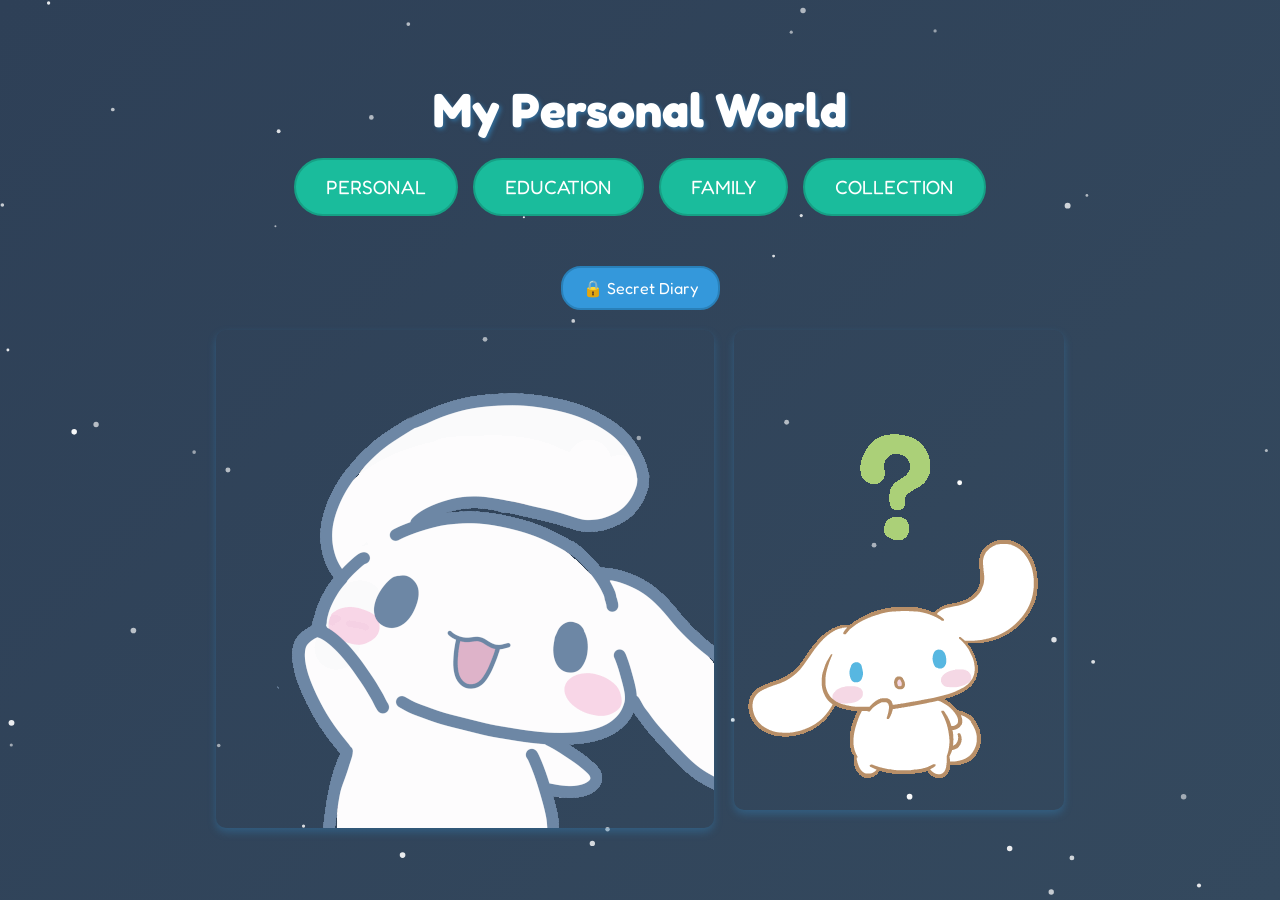
<file: index.html>
<!DOCTYPE html>
<html lang="en">
<head>
    <meta charset="UTF-8">
    <meta name="viewport" content="width=device-width, initial-scale=1.0">
    <meta name="description" content="Welcome to my personal portfolio - a glimpse into my world!">
    <title>My Personal World</title>
    <link href="https://fonts.googleapis.com/css2?family=Fredoka+One&display=swap" rel="stylesheet"> <!-- For the fun font -->
    <style>
        body {
            background: linear-gradient(135deg, #2E4057, #34495E);
            font-family: 'Fredoka One', cursive;
            margin: 0;
            padding: 0;
            display: flex;
            flex-direction: column;
            align-items: center;
            justify-content: center;
            min-height: 100vh;
            color: white;
            overflow-x: hidden;
            position: relative;
        }
        .content {
            text-align: center;
            animation: fadeIn 2s ease-in;
            z-index: 1;
        }
        h1 {
            font-size: 3em;
            margin-bottom: 20px;
            text-shadow: 2px 2px 4px rgba(52, 152, 219, 0.5);
            animation: pulse 3s infinite;
        }
        .buttons {
            display: flex;
            flex-wrap: wrap;
            justify-content: center;
            gap: 15px;
            margin-bottom: 30px;
        }
        .btn {
            background-color: #1ABC9C;
            color: white;
            padding: 15px 30px;
            text-decoration: none;
            border-radius: 50px;
            font-size: 1.2em;
            transition: all 0.3s ease;
            border: 2px solid #16A085;
            box-shadow: none;
        }
        .btn:hover {
            background-color: #16A085;
            transform: scale(1.1) rotate(2deg);
            box-shadow: 0 0 15px rgba(26, 188, 156, 0.7);
        }
        .secret-btn {
            background-color: #3498DB;
            color: white;
            padding: 10px 20px;
            text-decoration: none;
            border-radius: 20px;
            margin-top: 20px;
            display: inline-block;
            transition: all 0.3s ease;
            border: 2px solid #2980B9;
            box-shadow: none;
            z-index: 1;
        }
        .secret-btn:hover {
            background-color: #2980B9;
            transform: rotate(5deg) scale(1.05);
            box-shadow: 0 0 15px rgba(52, 152, 219, 0.7);
        }
        .pic-container {
            display: flex;
            flex-wrap: wrap;
            justify-content: center;
            gap: 20px;
            margin: 20px 0;
            z-index: 1;
        }
        .pic1, .pic2, .pic4 {
            animation: fadeIn 3s ease-in;
            transition: transform 0.3s ease;
        }
        .pic1:hover, .pic2:hover, .pic4:hover {
            transform: scale(1.05) translateY(-5px);
        }
        img {
            max-width: 100%;
            height: auto;
            border-radius: 10px;
            box-shadow: 0 4px 8px rgba(52, 152, 219, 0.3);
        }
        .p {
            margin-top: 30px;
            font-size: 1.5em;
            opacity: 0.8;
            animation: fadeIn 4s ease-in, float 6s ease-in-out infinite;
            z-index: 1;
        }
        #particle-canvas {
            position: fixed;
            top: 0;
            left: 0;
            z-index: 0;
            pointer-events: none;
        }
        @keyframes fadeIn {
            from { opacity: 0; transform: translateY(20px); }
            to { opacity: 1; transform: translateY(0); }
        }
        @keyframes pulse {
            0%, 100% { transform: scale(1); }
            50% { transform: scale(1.05); }
        }
        @keyframes float {
            0%, 100% { transform: translateY(0); }
            50% { transform: translateY(-10px); }
        }
        @media (max-width: 768px) {
            h1 { font-size: 2em; }
            .buttons { flex-direction: column; align-items: center; }
            img { max-width: 90%; }
            .p { font-size: 1.2em; }
        }
    </style>
</head>
<body>
    <div class="content">
        <h1>My Personal World</h1>
        <div class="buttons">
            <a href="personal.html" class="btn">PERSONAL</a>
            <a href="education.html" class="btn">EDUCATION</a>        	
            <a href="family.html" class="btn">FAMILY</a>
            <a href="collection.html" class="btn">COLLECTION</a>
        </div>
        <a href="login.html" class="secret-btn">🔒 Secret Diary</a>
    </div>
    
    <div class="pic-container">
        <div class="pic1">
            <img src="cinnamoroll.gif" alt="Cute Cinnamoroll character">
        </div>
        <div class="pic2">
            <img src="mybaby.gif" alt="My adorable baby">
        </div>
    </div>
    
    <canvas id="particle-canvas"></canvas>
    
    <script>
        const canvas = document.getElementById('particle-canvas');
        const ctx = canvas.getContext('2d');
        canvas.width = window.innerWidth;
        canvas.height = window.innerHeight;
        
        let particles = [];
        function createParticles() {
            for (let i = 0; i < 50; i++) {
                particles.push({
                    x: Math.random() * canvas.width,
                    y: Math.random() * canvas.height,
                    size: Math.random() * 2 + 1,
                    speedX: Math.random() * 0.5 - 0.25,
                    speedY: Math.random() * 0.5 - 0.25,
                    opacity: Math.random() * 0.5 + 0.5
                });
            }
        }
        
        function updateParticles() {
            particles.forEach(p => {
                p.x += p.speedX;
                p.y += p.speedY;
                if (p.x < 0 || p.x > canvas.width) p.speedX *= -1;
                if (p.y < 0 || p.y > canvas.height) p.speedY *= -1;
            });
        }
        
        function drawParticles() {
            ctx.clearRect(0, 0, canvas.width, canvas.height);
            particles.forEach(p => {
                ctx.beginPath();
                ctx.arc(p.x, p.y, p.size, 0, Math.PI * 2);
                ctx.fillStyle = `rgba(255, 255, 255, ${p.opacity})`;
                ctx.fill();
            });
        }
        
        function animate() {
            updateParticles();
            drawParticles();
            requestAnimationFrame(animate);
        }
        
        createParticles();
        animate();
        
        window.addEventListener('resize', () => {
            canvas.width = window.innerWidth;
            canvas.height = window.innerHeight;
        });
    </script>
</body>
</html>
</file>
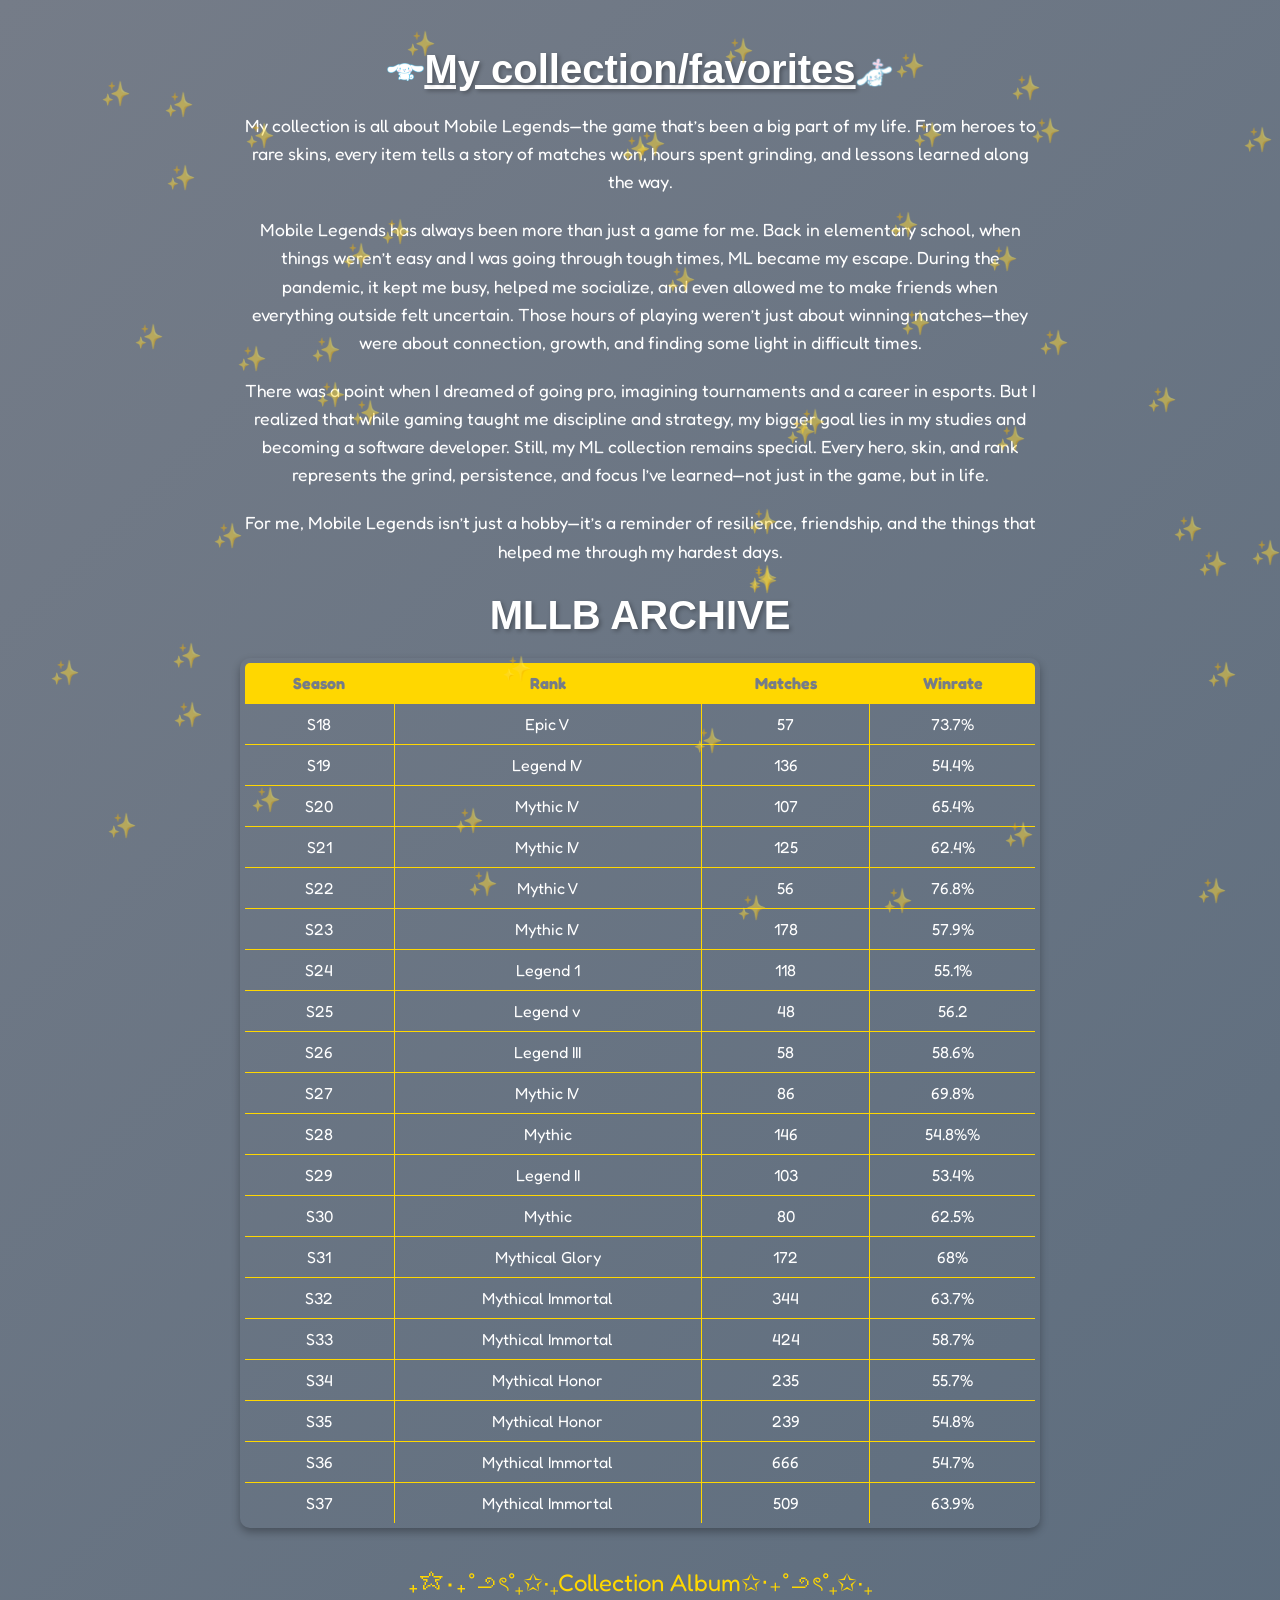
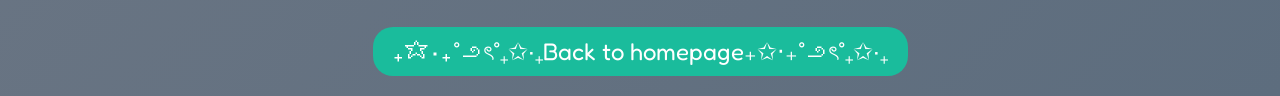
<file: collection.html>
<!DOCTYPE html>
<html lang="en">
<head>
    <meta charset="UTF-8">
    <meta name="viewport" content="width=device-width, initial-scale=1.0">
    <meta name="description" content="Claude's Collection - favorites and MLBB archive!">
    <title>Claude's Collection</title>
    <link href="https://fonts.googleapis.com/css2?family=Fredoka+One&display=swap" rel="stylesheet">
    <style>
        body {
            background: linear-gradient(135deg, #757C88, #5D6D7E);
            font-family: 'Fredoka One', cursive;
            margin: 0;
            padding: 20px;
            color: white;
            text-align: center;
            overflow-x: hidden;
            position: relative;
        }
        h1 {
            font-family: 'Bernard MT Condensed', sans-serif;
            font-size: 2.5em;
            margin-bottom: 20px;
            animation: pulse 3s infinite;
            text-shadow: 2px 2px 4px rgba(0, 0, 0, 0.3);
        }
        p {
            max-width: 800px;
            margin: 20px auto;
            line-height: 1.6;
            animation: fadeIn 2s ease-in;
            font-size: 1.1em;
        }
        img {
            width: 3%;
            height: 3%;
            vertical-align: middle;
            transition: transform 0.3s ease;
            cursor: pointer;
        }
        img:hover {
            transform: scale(1.2) rotate(10deg);
        }
        table {
            width: 100%;
            max-width: 800px;
            margin: 20px auto;
            border-collapse: collapse;
            animation: fadeIn 2s ease-in;
            box-shadow: 0 4px 8px rgba(0, 0, 0, 0.3);
            border-radius: 10px;
            overflow: hidden;
        }
        th, td {
            padding: 10px;
            text-align: center;
            border: 1px solid #FFD700;
        }
        th {
            background-color: #FFD700;
            color: #757C88;
            font-weight: bold;
        }
        tr:hover {
            background-color: rgba(255, 215, 0, 0.1);
            transform: scale(1.02);
            transition: all 0.3s ease;
            cursor: pointer;
        }
        .modal {
            display: none;
            position: fixed;
            top: 0;
            left: 0;
            width: 100%;
            height: 100%;
            background: rgba(0, 0, 0, 0.8);
            justify-content: center;
            align-items: center;
            z-index: 1000;
        }
        .modal-content {
            background: #757C88;
            padding: 20px;
            border-radius: 10px;
            max-width: 500px;
            text-align: center;
            animation: fadeIn 0.5s ease-in;
        }
        .modal-content img {
            max-width: 100%;
            height: auto;
            margin-bottom: 10px;
            border-radius: 10px;
        }
        .close {
            position: absolute;
            top: 10px;
            right: 15px;
            color: white;
            font-size: 2em;
            cursor: pointer;
        }
        a {
            color: #FFD700;
            text-decoration: none;
            font-size: 1.5em;
            transition: color 0.3s ease;
        }
        a:hover {
            color: #FFA500;
        }
        .back-btn {
            margin-top: 30px;
            display: inline-block;
            background-color: #1ABC9C;
            color: white;
            padding: 10px 20px;
            border-radius: 20px;
            transition: all 0.3s ease;
        }
        .back-btn:hover {
            background-color: #16A085;
            transform: scale(1.05);
        }
        #stars {
            position: fixed;
            top: 0;
            left: 0;
            width: 100%;
            height: 100%;
            pointer-events: none;
            z-index: 0;
        }
        .star {
            position: absolute;
            font-size: 1.5em;
            color: rgba(255, 255, 255, 0.5);
            animation: twinkle 4s infinite;
        }
        @keyframes fadeIn {
            from { opacity: 0; transform: translateY(20px); }
            to { opacity: 1; transform: translateY(0); }
        }
        @keyframes pulse {
            0%, 100% { transform: scale(1); }
            50% { transform: scale(1.05); }
        }
        @keyframes twinkle {
            0%, 100% { opacity: 0.5; }
            50% { opacity: 1; }
        }
        @media (max-width: 768px) {
            h1 { font-size: 2em; }
            p { font-size: 1em; }
            table { font-size: 0.9em; }
            .modal-content { max-width: 90%; }
        }
    </style>
</head>
<body>
    <h1><u><b><img src="baby\baby3.png">My collection/favorites<img src="baby\baby4.png"></u></b></h1>
    
    <p>My collection is all about Mobile Legends—the game that’s been a big part of my life. From heroes to rare skins, every item tells a story of matches won, hours spent grinding, and lessons learned along the way.</p>
    
    <p>Mobile Legends has always been more than just a game for me. Back in elementary school, when things weren’t easy and I was going through tough times, ML became my escape. 
	During the pandemic, it kept me busy, helped me socialize, and even allowed me to make friends when everything outside felt uncertain. 
	Those hours of playing weren’t just about winning matches—they were about connection, growth, and finding some light in difficult times.</p>
    
    <p>There was a point when I dreamed of going pro, imagining tournaments and a career in esports. 
	But I realized that while gaming taught me discipline and strategy, my bigger goal lies in my studies and becoming a software developer. Still, my ML collection remains special. 
	Every hero, skin, and rank represents the grind, persistence, and focus I’ve learned—not just in the game, but in life.</p>

	<p>For me, Mobile Legends isn’t just a hobby—it’s a reminder of resilience, friendship, and the things that helped me through my hardest days.</p>
    
    <h1>MLLB ARCHIVE</h1>
    <table border="5">
        <tr>
            <th>Season</th>
            <th>Rank</th>
            <th>Matches</th>
            <th>Winrate</th>
        </tr>
        <tr onclick="openModal('S18', 'Epic V', '57', '73.7%', 'Season 18: Epic V rank, 57 matches, 73.7% winrate. Kagura main grind!')"> 
            <td>S18</td>
            <td>Epic V</td>
            <td>57</td>
            <td>73.7%</td>
        </tr>
        <tr onclick="openModal('S19', 'Legend IV', '136', '54.4%', 'Season 19: Legend IV rank, 136 matches, 54.4% winrate. Tough climb!')"> 
            <td>S19</td>
            <td>Legend IV</td>
            <td>136</td>
            <td>54.4%</td>
        </tr>
        <tr onclick="openModal('S20', 'Mythic IV', '107', '65.4%', 'Season 20: Mythic IV rank, 107 matches, 65.4% winrate. Getting better!')"> 
            <td>S20</td>
            <td>Mythic IV</td>
            <td>107</td>
            <td>65.4%</td>
        </tr>
        <tr onclick="openModal('S21', 'Mythic IV', '125', '62.4%', 'Season 21: Mythic IV rank, 125 matches, 62.4% winrate. Consistent plays.')"> 
            <td>S21</td>
            <td>Mythic IV</td>
            <td>125</td>
            <td>62.4%</td>
        </tr>
        <tr onclick="openModal('S22', 'Mythic V', '56', '76.8%', 'Season 22: Mythic V rank, 56 matches, 76.8% winrate. Savage mode!')"> 
            <td>S22</td>
            <td>Mythic V</td>
            <td>56</td>
            <td>76.8%</td>
        </tr>
        <tr onclick="openModal('S23', 'Mythic IV', '178', '57.9%', 'Season 23: Mythic IV rank, 178 matches, 57.9% winrate. Long grind.')"> 
            <td>S23</td>
            <td>Mythic IV</td>
            <td>178</td>
            <td>57.9%</td>
        </tr>
        <tr onclick="openModal('S24', 'Legend 1', '118', '55.1%', 'Season 24: Legend 1 rank, 118 matches, 55.1% winrate. Close to Mythic!')"> 
            <td>S24</td>
            <td>Legend 1</td>
            <td>118</td>
            <td>55.1%</td>
        </tr>
        <tr onclick="openModal('S25', 'Legend v', '48', '56.2%', 'Season 25: Legend V rank, 48 matches, 56.2% winrate. Quick season.')"> 
            <td>S25</td>
            <td>Legend v</td>
            <td>48</td>
            <td>56.2</td>
        </tr>
        <tr onclick="openModal('S26', 'Legend III', '58', '58.6%', 'Season 26: Legend III rank, 58 matches, 58.6% winrate. Steady progress.')"> 
            <td>S26</td>
            <td>Legend III</td>
            <td>58</td>
            <td>58.6%</td>
        </tr>
        <tr onclick="openModal('S27', 'Mythic IV', '86', '69.8%', 'Season 27: Mythic IV rank, 86 matches, 69.8% winrate. High winrate!')"> 
            <td>S27</td>
            <td>Mythic IV</td>
            <td>86</td>
            <td>69.8%</td>
        </tr>
        <tr onclick="openModal('S28', 'Mythic', '146', '54.8%', 'Season 28: Mythic rank, 146 matches, 54.8% winrate. Maintained rank.')"> 
            <td>S28</td>
            <td>Mythic</td>
            <td>146</td>
            <td>54.8%%</td>
        </tr>
        <tr onclick="openModal('S29', 'Legend II', '103', '53.4%', 'Season 29: Legend II rank, 103 matches, 53.4% winrate. Decent run.')"> 
            <td>S29</td>
            <td>Legend II</td>
            <td>103</td>
            <td>53.4%</td>
        </tr>
        <tr onclick="openModal('S30', 'Mythic', '80', '62.5%', 'Season 30: Mythic rank, 80 matches, 62.5% winrate. Solid performance.')"> 
            <td>S30</td>
            <td>Mythic</td>
            <td>80</td>
            <td>62.5%</td>
        </tr>
        <tr onclick="openModal('S31', 'Mythical Glory', '172', '68%', 'Season 31: Mythical Glory rank, 172 matches, 68% winrate. Glory achieved!')"> 
            <td>S31</td>
            <td>Mythical Glory</td>
            <td>172</td>
            <td>68%</td>
        </tr>
        <tr onclick="openModal('S32', 'Mythical Immortal', '344', '63.7%', 'Season 32: Mythical Immortal rank, 344 matches, 63.7% winrate. Immortal status!')"> 
            <td>S32</td>
            <td>Mythical Immortal</td>
            <td>344</td>
            <td>63.7%</td>
        </tr>
        <tr onclick="openModal('S33', 'Mythical Immortal', '424', '58.7%', 'Season 33: Mythical Immortal rank, 424 matches, 58.7% winrate. Consistent Immortal.')"> 
            <td>S33</td>
            <td>Mythical Immortal</td>
            <td>424</td>
            <td>58.7%</td>
        </tr>
        <tr onclick="openModal('S34', 'Mythical Honor', '235', '55.7%', 'Season 34: Mythical Honor rank, 235 matches, 55.7% winrate. Honorable rank.')"> 
            <td>S34</td>
            <td>Mythical Honor</td>
            <td>235</td>
            <td>55.7%</td>
        </tr>
        <tr onclick="openModal('S35', 'Mythical Honor', '239', '54.8%', 'Season 35: Mythical Honor rank, 239 matches, 54.8% winrate. Maintained honor.')"> 
            <td>S35</td>
            <td>Mythical Honor</td>
            <td>239</td>
            <td>54.8%</td>
        </tr>
        <tr onclick="openModal('S36', 'Mythical Immortal', '666', '54.7%', 'Season 36: Mythical Immortal rank, 666 matches, 54.7% winrate. Epic matches!')"> 
            <td>S36</td>
            <td>Mythical Immortal</td>
            <td>666</td>
            <td>54.7%</td>
        </tr>
        <tr onclick="openModal('S37', 'Mythical Immortal', '509', '63.9%', 'Season 37: Mythical Immortal rank, 509 matches, 63.9% winrate. Final Immortal!')"> 
            <td>S37</td>
            <td>Mythical Immortal</td>
            <td>509</td>
            <td>63.9%</td>
        </tr>
    </table>
    
    <br><a href="collection_album.html">₊✩‧₊˚౨ৎ˚₊✩‧₊Collection Album✩‧₊˚౨ৎ˚₊✩‧₊</a>
    <br><a href="index.html" class="back-btn">₊✩‧₊˚౨ৎ˚₊✩‧₊Back to homepage₊✩‧₊˚౨ৎ˚₊✩‧₊</a>
    
    <div id="modal" class="modal">
        <div class="modal-content">
            <span class="close" onclick="closeModal()">&times;</span>
            <div id="modal-pic"></div>
            <h2 id="modal-title"></h2>
            <p id="modal-info"></p>
        </div>
    </div>
    
    <div id="stars"></div>
    
    <script>
        function openModal(season, rank, matches, winrate, info, imgSrc = '') {
            document.getElementById('modal-title').textContent = season + ' - ' + rank;
            document.getElementById('modal-info').textContent = 'Matches: ' + matches + ', Winrate: ' + winrate + '. ' + info;
            const picDiv = document.getElementById('modal-pic');
            if (imgSrc) {
                picDiv.innerHTML = '<img src="' + imgSrc + '" alt="' + season + ' pic">';
            } else {
                picDiv.innerHTML = '';
            }
            document.getElementById('modal').style.display = 'flex';
        }
        
        function closeModal() {
            document.getElementById('modal').style.display = 'none';
        }
        
        // Close modal if clicked outside
        window.onclick = function(event) {
		}
        const starsContainer = document.getElementById('stars');
        for (let i = 0; i < 50; i++) {
            const star = document.createElement('div');
            star.className = 'star';
            star.textContent = '✨';
            star.style.left = Math.random() * 100 + '%';
            star.style.top = Math.random() * 100 + '%';
            star.style.animationDelay = Math.random() * 4 + 's';
            starsContainer.appendChild(star);
        }
    </script>
</body>

</html>
</file>
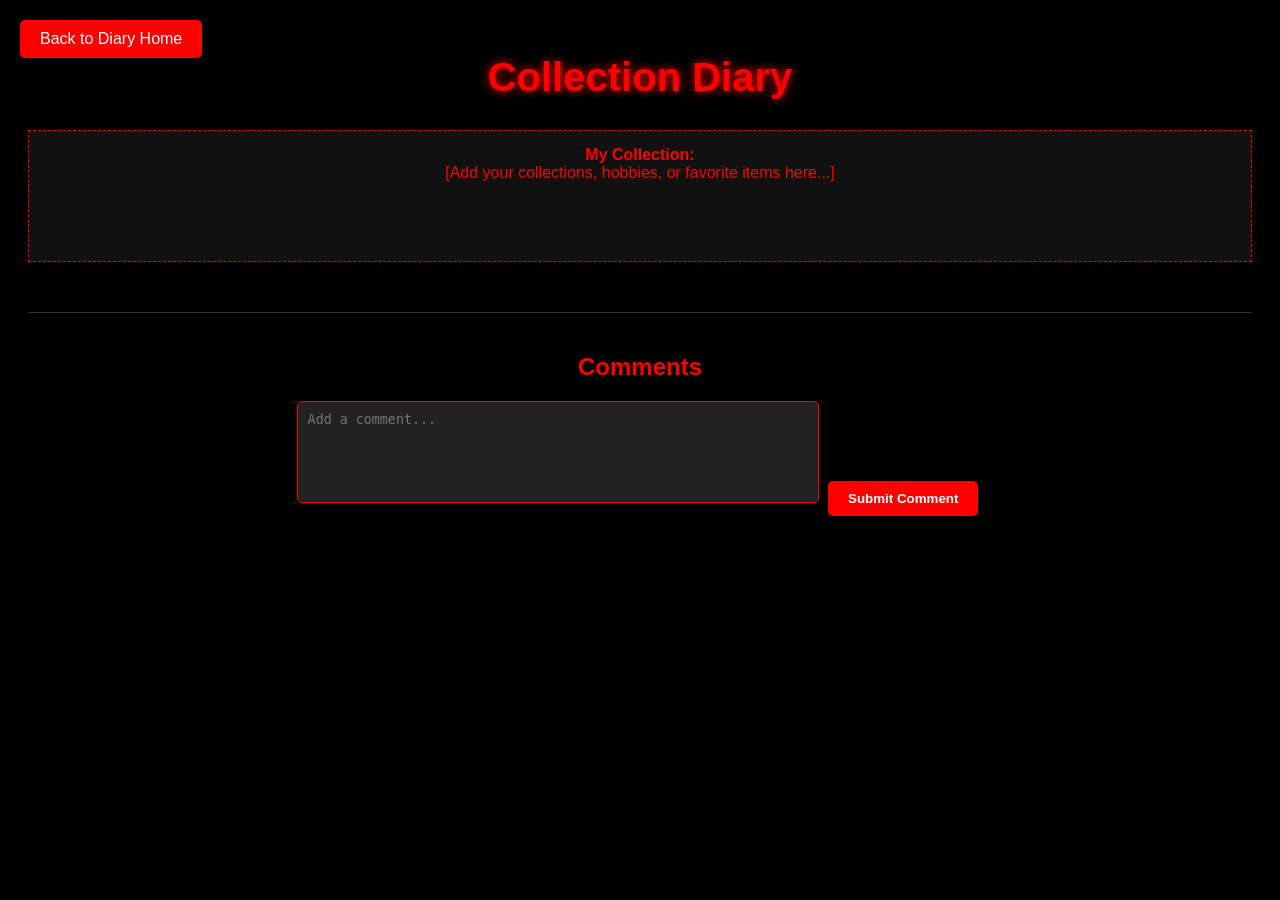
<file: diary_collection.html>
<!DOCTYPE html>
<html lang="en">
<head>
    <meta charset="UTF-8">
    <meta name="viewport" content="width=device-width, initial-scale=1.0">
    <title>Diary - Collection</title>
    <style>
        body {
            background: #000000;
            font-family: 'Arial', sans-serif;
            color: #ff0000;
            text-align: center;
            padding: 20px;
            position: relative;
            overflow-x: hidden;
        }
        .fade-in {
            animation: fadeIn 1s ease-in;
        }
        @keyframes fadeIn {
            from { opacity: 0; transform: translateY(20px); }
            to { opacity: 1; transform: translateY(0); }
        }
        .back-btn {
            position: fixed;
            top: 20px;
            left: 20px;
            background: #ff0000;
            color: white;
            border: none;
            padding: 10px 20px;
            border-radius: 5px;
            cursor: pointer;
            font-size: 1em;
            text-decoration: none;
            transition: all 0.3s;
            z-index: 100;
        }
        .back-btn:hover {
            background: #cc0000;
            transform: scale(1.05);
            box-shadow: 0 0 15px #ff0000;
        }
        h1 {
            font-size: 2.5em;
            text-shadow: 0 0 10px #ff0000;
            margin-bottom: 30px;
        }
        .editable {
            border: 1px dashed #ff0000;
            padding: 15px;
            margin: 10px 0;
            background: #111;
            min-height: 100px;
            transition: all 0.3s;
        }
        .editable:hover {
            background: #222;
            box-shadow: 0 0 10px #ff0000;
        }
        .comment-section {
            margin-top: 50px;
            border-top: 1px solid #333;
            padding-top: 20px;
        }
        textarea {
            width: 100%;
            max-width: 500px;
            height: 80px;
            background: #222;
            color: white;
            border: 1px solid #ff0000;
            padding: 10px;
            border-radius: 5px;
            resize: none;
        }
        button {
            background: #ff0000;
            color: white;
            border: none;
            padding: 10px 20px;
            cursor: pointer;
            margin: 10px 5px;
            border-radius: 5px;
            font-weight: bold;
            transition: all 0.3s;
        }
        button:hover {
            background: #cc0000;
            box-shadow: 0 0 10px #ff0000;
        }
        .comments {
            margin-top: 20px;
            text-align: left;
            max-width: 600px;
            margin: 0 auto;
        }
        .comment {
            background: #222;
            padding: 15px;
            margin: 10px 0;
            border-radius: 8px;
            display: flex;
            justify-content: space-between;
            align-items: center;
            border-left: 3px solid #ff0000;
        }
        .comment-content {
            flex: 1;
        }
        .comment-actions {
            display: flex;
            gap: 5px;
        }
    </style>
</head>
<body>
    <a href="diary_homepage.html" class="back-btn">Back to Diary Home</a>
    <h1 class="fade-in">Collection Diary</h1>
    
    <div id="content" class="fade-in">
        <p class="editable" contenteditable="false">
            <strong>My Collection:</strong><br>
            [Add your collections, hobbies, or favorite items here...]
        </p>
    </div>

    <div class="comment-section fade-in">
        <h2>Comments</h2>
        <div id="comment-input-section">
            <textarea id="comment-input" placeholder="Add a comment..."></textarea>
            <button onclick="addComment()">Submit Comment</button>
        </div>
        <div id="comments-list" class="comments"></div>
    </div>

    <script>
        const user = localStorage.getItem('currentUser');
        
        // Load saved content - COLLECTION ONLY
        const saved = localStorage.getItem('diary_collection');
        if (saved) {
            document.querySelector('.editable').innerHTML = saved;
        }
        
        // Owner can edit
        if (user === 'magandaako17') {
            document.querySelectorAll('.editable').forEach(el => el.contentEditable = 'true');
            document.querySelectorAll('.editable').forEach(el => {
                el.addEventListener('blur', () => {
                    localStorage.setItem('diary_collection', el.innerHTML);
                });
            });
            document.getElementById('comment-input-section').style.display = 'none';
        }

        // Comments - COLLECTION ONLY
        function addComment() {
            const comment = document.getElementById('comment-input').value;
            if (comment) {
                const comments = JSON.parse(localStorage.getItem('comments_collection')) || [];
                comments.push({ user, comment, date: new Date().toLocaleString(), id: Date.now() });
                localStorage.setItem('comments_collection', JSON.stringify(comments));
                document.getElementById('comment-input').value = '';
                loadComments();
            }
        }

        function loadComments() {
            const comments = JSON.parse(localStorage.getItem('comments_collection')) || [];
            const list = document.getElementById('comments-list');
            list.innerHTML = comments.map((c, index) => {
                let actions = '';
                if (user === 'magandaako17' || user === c.user) {
                    actions += `<button onclick="editComment(${index})">Edit</button>`;
                }
                if (user === 'magandaako17') {
                    actions += `<button onclick="deleteComment(${index})">Delete</button>`;
                }
                return `<div class="comment">
                    <div class="comment-content" id="comment-${index}"><strong>${c.user}:</strong> ${c.comment} <small>(${c.date})</small></div>
                    <div class="comment-actions">${actions}</div>
                </div>`;
            }).join('');
        }

        function editComment(index) {
            const commentDiv = document.getElementById(`comment-${index}`);
            const originalText = commentDiv.innerHTML;
            const currentComment = originalText.replace(/<[^>]*>/g, '').split(': ')[1].split(' <small>')[0];
            commentDiv.innerHTML = `<textarea id="edit-${index}" style="width: 100%; height: 60px; background: #333; color: white; border: 1px solid #ff0000;">${currentComment}</textarea><button onclick="saveEdit(${index})">Save</button><button onclick="cancelEdit(${index}, '${originalText.replace(/'/g, "\\'")}')">Cancel</button>`;
        }

        function saveEdit(index) {
            const newComment = document.getElementById(`edit-${index}`).value;
            const comments = JSON.parse(localStorage.getItem('comments_collection')) || [];
            comments[index].comment = newComment;
            localStorage.setItem('comments_collection', JSON.stringify(comments));
            loadComments();
        }

        function cancelEdit(index, originalText) {
            document.getElementById(`comment-${index}`).innerHTML = originalText;
        }

        function deleteComment(index) {
            if (confirm('Delete this comment?')) {
                const comments = JSON.parse(localStorage.getItem('comments_collection')) || [];
                comments.splice(index, 1);
                localStorage.setItem('comments_collection', JSON.stringify(comments));
                loadComments();
            }
        }

        loadComments();
    </script>
</body>
</html>
</file>
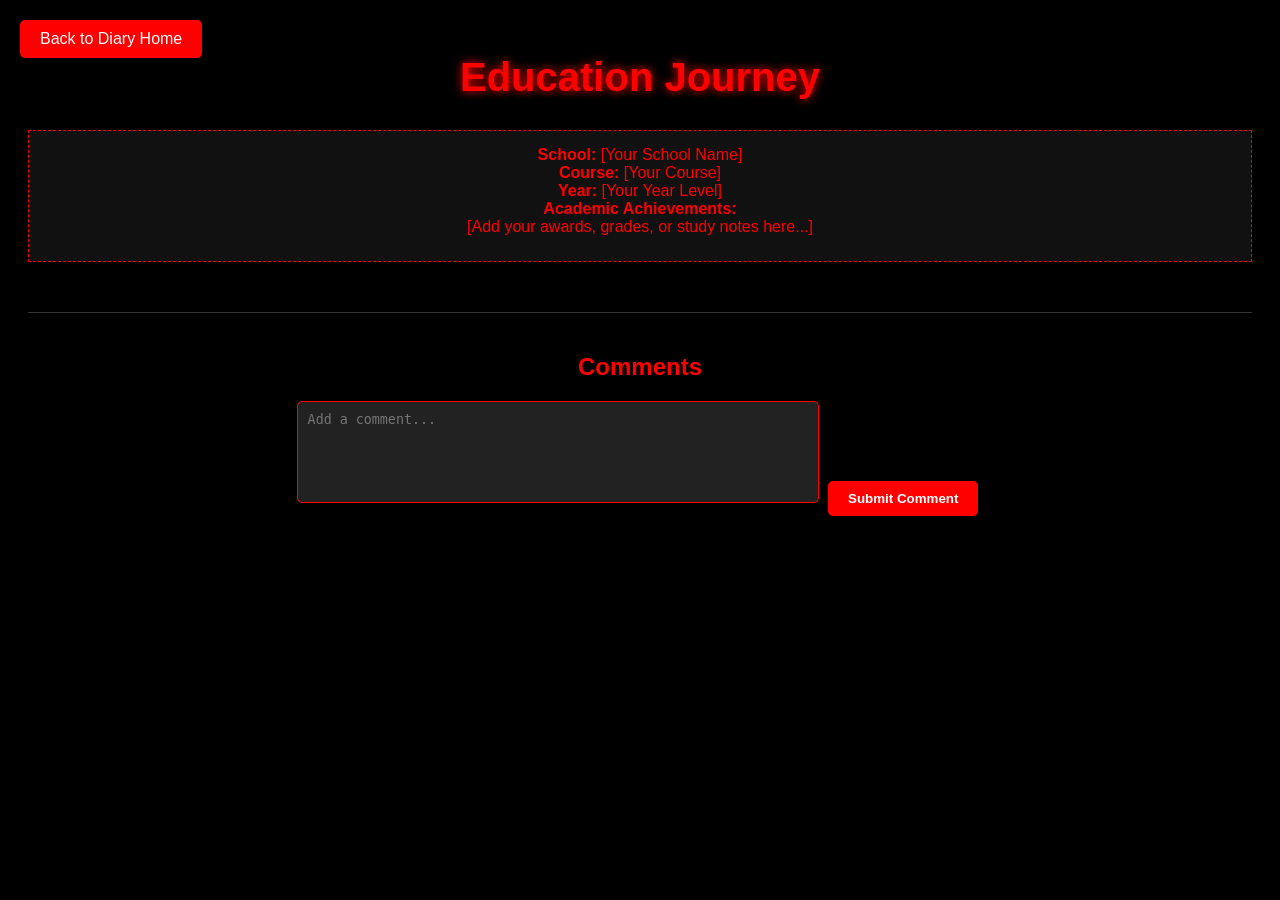
<file: diary_education.html>
<!DOCTYPE html>
<html lang="en">
<head>
    <meta charset="UTF-8">
    <meta name="viewport" content="width=device-width, initial-scale=1.0">
    <title>Diary - Education</title>
    <style>
        body {
            background: #000000;
            font-family: 'Arial', sans-serif;
            color: #ff0000;
            text-align: center;
            padding: 20px;
            position: relative;
            overflow-x: hidden;
        }
        .fade-in {
            animation: fadeIn 1s ease-in;
        }
        @keyframes fadeIn {
            from { opacity: 0; transform: translateY(20px); }
            to { opacity: 1; transform: translateY(0); }
        }
        .back-btn {
            position: fixed;
            top: 20px;
            left: 20px;
            background: #ff0000;
            color: white;
            border: none;
            padding: 10px 20px;
            border-radius: 5px;
            cursor: pointer;
            font-size: 1em;
            text-decoration: none;
            transition: all 0.3s;
            z-index: 100;
        }
        .back-btn:hover {
            background: #cc0000;
            transform: scale(1.05);
            box-shadow: 0 0 15px #ff0000;
        }
        h1 {
            font-size: 2.5em;
            text-shadow: 0 0 10px #ff0000;
            margin-bottom: 30px;
        }
        .editable {
            border: 1px dashed #ff0000;
            padding: 15px;
            margin: 10px 0;
            background: #111;
            min-height: 100px;
            transition: all 0.3s;
        }
        .editable:hover {
            background: #222;
            box-shadow: 0 0 10px #ff0000;
        }
        .comment-section {
            margin-top: 50px;
            border-top: 1px solid #333;
            padding-top: 20px;
        }
        textarea {
            width: 100%;
            max-width: 500px;
            height: 80px;
            background: #222;
            color: white;
            border: 1px solid #ff0000;
            padding: 10px;
            border-radius: 5px;
            resize: none;
        }
        button {
            background: #ff0000;
            color: white;
            border: none;
            padding: 10px 20px;
            cursor: pointer;
            margin: 10px 5px;
            border-radius: 5px;
            font-weight: bold;
            transition: all 0.3s;
        }
        button:hover {
            background: #cc0000;
            box-shadow: 0 0 10px #ff0000;
        }
        .comments {
            margin-top: 20px;
            text-align: left;
            max-width: 600px;
            margin: 0 auto;
        }
        .comment {
            background: #222;
            padding: 15px;
            margin: 10px 0;
            border-radius: 8px;
            display: flex;
            justify-content: space-between;
            align-items: center;
            border-left: 3px solid #ff0000;
        }
        .comment-content {
            flex: 1;
        }
        .comment-actions {
            display: flex;
            gap: 5px;
        }
    </style>
</head>
<body>
    <a href="diary_homepage.html" class="back-btn">Back to Diary Home</a>
    <h1 class="fade-in">Education Journey</h1>
    
    <div id="content" class="fade-in">
        <p class="editable" contenteditable="false">
            <strong>School:</strong> [Your School Name]<br>
            <strong>Course:</strong> [Your Course]<br>
            <strong>Year:</strong> [Your Year Level]<br>
            <strong>Academic Achievements:</strong><br>
            [Add your awards, grades, or study notes here...]
        </p>
    </div>

    <div class="comment-section fade-in">
        <h2>Comments</h2>
        <div id="comment-input-section">
            <textarea id="comment-input" placeholder="Add a comment..."></textarea>
            <button onclick="addComment()">Submit Comment</button>
        </div>
        <div id="comments-list" class="comments"></div>
    </div>

    <script>
        const user = localStorage.getItem('currentUser');
        
        // Load saved content - EDUCATION ONLY
        const saved = localStorage.getItem('diary_education');
        if (saved) {
            document.querySelector('.editable').innerHTML = saved;
        }
        
        // Owner can edit
        if (user === 'magandaako17') {
            document.querySelectorAll('.editable').forEach(el => el.contentEditable = 'true');
            document.querySelectorAll('.editable').forEach(el => {
                el.addEventListener('blur', () => {
                    localStorage.setItem('diary_education', el.innerHTML);
                });
            });
            document.getElementById('comment-input-section').style.display = 'none';
        }

        // Comments - EDUCATION ONLY
        function addComment() {
            const comment = document.getElementById('comment-input').value;
            if (comment) {
                const comments = JSON.parse(localStorage.getItem('comments_education')) || [];
                comments.push({ user, comment, date: new Date().toLocaleString(), id: Date.now() });
                localStorage.setItem('comments_education', JSON.stringify(comments));
                document.getElementById('comment-input').value = '';
                loadComments();
            }
        }

        function loadComments() {
            const comments = JSON.parse(localStorage.getItem('comments_education')) || [];
            const list = document.getElementById('comments-list');
            list.innerHTML = comments.map((c, index) => {
                let actions = '';
                if (user === 'magandaako17' || user === c.user) {
                    actions += `<button onclick="editComment(${index})">Edit</button>`;
                }
                if (user === 'magandaako17') {
                    actions += `<button onclick="deleteComment(${index})">Delete</button>`;
                }
                return `<div class="comment">
                    <div class="comment-content" id="comment-${index}"><strong>${c.user}:</strong> ${c.comment} <small>(${c.date})</small></div>
                    <div class="comment-actions">${actions}</div>
                </div>`;
            }).join('');
        }

        function editComment(index) {
            const commentDiv = document.getElementById(`comment-${index}`);
            const originalText = commentDiv.innerHTML;
            const currentComment = originalText.replace(/<[^>]*>/g, '').split(': ')[1].split(' <small>')[0];
            commentDiv.innerHTML = `<textarea id="edit-${index}" style="width: 100%; height: 60px; background: #333; color: white; border: 1px solid #ff0000;">${currentComment}</textarea><button onclick="saveEdit(${index})">Save</button><button onclick="cancelEdit(${index}, '${originalText.replace(/'/g, "\\'")}')">Cancel</button>`;
        }

        function saveEdit(index) {
            const newComment = document.getElementById(`edit-${index}`).value;
            const comments = JSON.parse(localStorage.getItem('comments_education')) || [];
            comments[index].comment = newComment;
            localStorage.setItem('comments_education', JSON.stringify(comments));
            loadComments();
        }

        function cancelEdit(index, originalText) {
            document.getElementById(`comment-${index}`).innerHTML = originalText;
        }

        function deleteComment(index) {
            if (confirm('Delete this comment?')) {
                const comments = JSON.parse(localStorage.getItem('comments_education')) || [];
                comments.splice(index, 1);
                localStorage.setItem('comments_education', JSON.stringify(comments));
                loadComments();
            }
        }

        loadComments();
    </script>
</body>
</html>
</file>
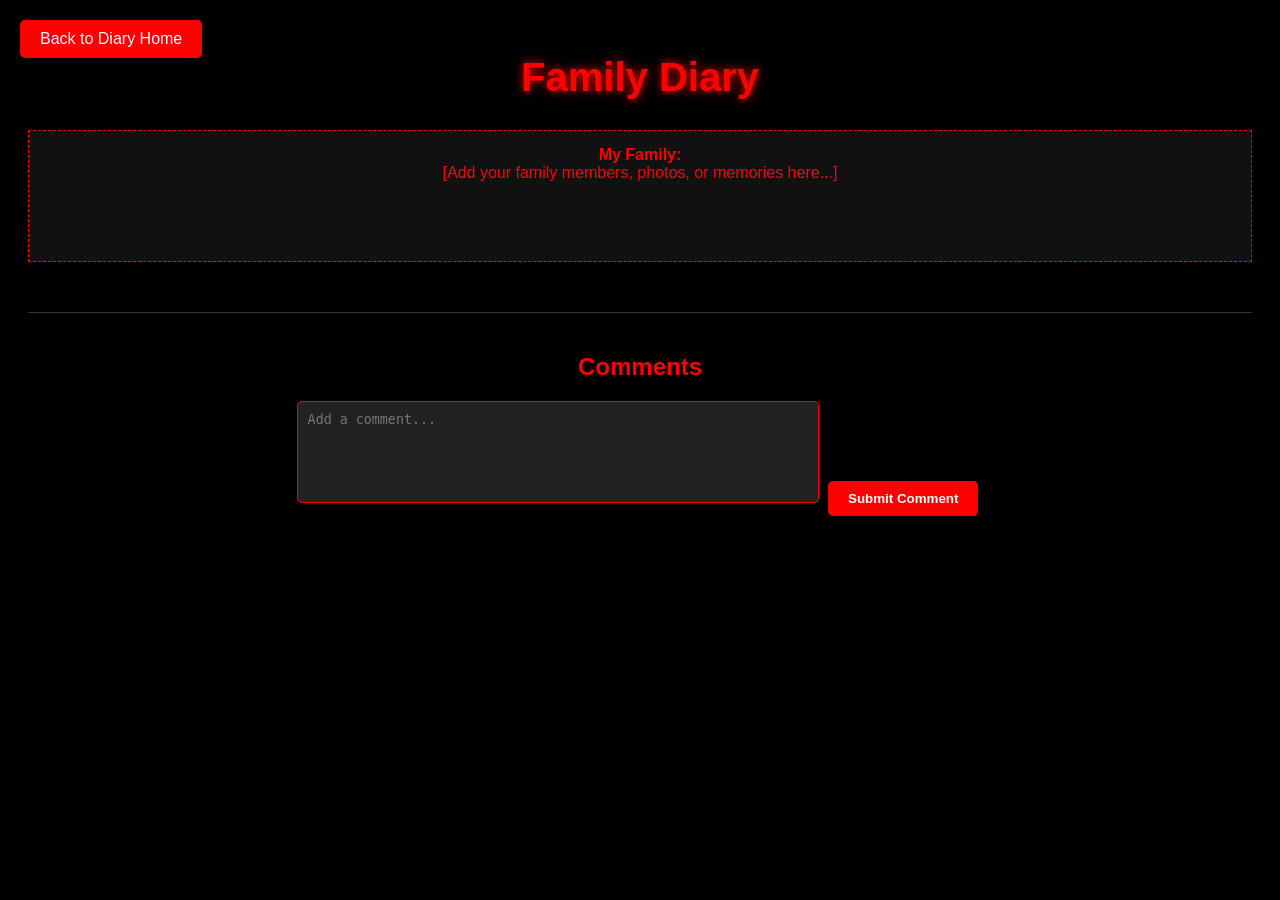
<file: diary_family.html>
<!DOCTYPE html>
<html lang="en">
<head>
    <meta charset="UTF-8">
    <meta name="viewport" content="width=device-width, initial-scale=1.0">
    <title>Diary - Family</title>
    <style>
        body {
            background: #000000;
            font-family: 'Arial', sans-serif;
            color: #ff0000;
            text-align: center;
            padding: 20px;
            position: relative;
            overflow-x: hidden;
        }
        .fade-in {
            animation: fadeIn 1s ease-in;
        }
        @keyframes fadeIn {
            from { opacity: 0; transform: translateY(20px); }
            to { opacity: 1; transform: translateY(0); }
        }
        .back-btn {
            position: fixed;
            top: 20px;
            left: 20px;
            background: #ff0000;
            color: white;
            border: none;
            padding: 10px 20px;
            border-radius: 5px;
            cursor: pointer;
            font-size: 1em;
            text-decoration: none;
            transition: all 0.3s;
            z-index: 100;
        }
        .back-btn:hover {
            background: #cc0000;
            transform: scale(1.05);
            box-shadow: 0 0 15px #ff0000;
        }
        h1 {
            font-size: 2.5em;
            text-shadow: 0 0 10px #ff0000;
            margin-bottom: 30px;
        }
        .editable {
            border: 1px dashed #ff0000;
            padding: 15px;
            margin: 10px 0;
            background: #111;
            min-height: 100px;
            transition: all 0.3s;
        }
        .editable:hover {
            background: #222;
            box-shadow: 0 0 10px #ff0000;
        }
        .comment-section {
            margin-top: 50px;
            border-top: 1px solid #333;
            padding-top: 20px;
        }
        textarea {
            width: 100%;
            max-width: 500px;
            height: 80px;
            background: #222;
            color: white;
            border: 1px solid #ff0000;
            padding: 10px;
            border-radius: 5px;
            resize: none;
        }
        button {
            background: #ff0000;
            color: white;
            border: none;
            padding: 10px 20px;
            cursor: pointer;
            margin: 10px 5px;
            border-radius: 5px;
            font-weight: bold;
            transition: all 0.3s;
        }
        button:hover {
            background: #cc0000;
            box-shadow: 0 0 10px #ff0000;
        }
        .comments {
            margin-top: 20px;
            text-align: left;
            max-width: 600px;
            margin: 0 auto;
        }
        .comment {
            background: #222;
            padding: 15px;
            margin: 10px 0;
            border-radius: 8px;
            display: flex;
            justify-content: space-between;
            align-items: center;
            border-left: 3px solid #ff0000;
        }
        .comment-content {
            flex: 1;
        }
        .comment-actions {
            display: flex;
            gap: 5px;
        }
    </style>
</head>
<body>
    <a href="diary_homepage.html" class="back-btn">Back to Diary Home</a>
    <h1 class="fade-in">Family Diary</h1>
    
    <div id="content" class="fade-in">
        <p class="editable" contenteditable="false">
            <strong>My Family:</strong><br>
            [Add your family members, photos, or memories here...]
        </p>
    </div>

    <div class="comment-section fade-in">
        <h2>Comments</h2>
        <div id="comment-input-section">
            <textarea id="comment-input" placeholder="Add a comment..."></textarea>
            <button onclick="addComment()">Submit Comment</button>
        </div>
        <div id="comments-list" class="comments"></div>
    </div>

    <script>
        const user = localStorage.getItem('currentUser');
        
        // Load saved content - FAMILY ONLY
        const saved = localStorage.getItem('diary_family');
        if (saved) {
            document.querySelector('.editable').innerHTML = saved;
        }
        
        // Owner can edit
        if (user === 'magandaako17') {
            document.querySelectorAll('.editable').forEach(el => el.contentEditable = 'true');
            document.querySelectorAll('.editable').forEach(el => {
                el.addEventListener('blur', () => {
                    localStorage.setItem('diary_family', el.innerHTML);
                });
            });
            document.getElementById('comment-input-section').style.display = 'none';
        }

        // Comments - FAMILY ONLY
        function addComment() {
            const comment = document.getElementById('comment-input').value;
            if (comment) {
                const comments = JSON.parse(localStorage.getItem('comments_family')) || [];
                comments.push({ user, comment, date: new Date().toLocaleString(), id: Date.now() });
                localStorage.setItem('comments_family', JSON.stringify(comments));
                document.getElementById('comment-input').value = '';
                loadComments();
            }
        }

        function loadComments() {
            const comments = JSON.parse(localStorage.getItem('comments_family')) || [];
            const list = document.getElementById('comments-list');
            list.innerHTML = comments.map((c, index) => {
                let actions = '';
                if (user === 'magandaako17' || user === c.user) {
                    actions += `<button onclick="editComment(${index})">Edit</button>`;
                }
                if (user === 'magandaako17') {
                    actions += `<button onclick="deleteComment(${index})">Delete</button>`;
                }
                return `<div class="comment">
                    <div class="comment-content" id="comment-${index}"><strong>${c.user}:</strong> ${c.comment} <small>(${c.date})</small></div>
                    <div class="comment-actions">${actions}</div>
                </div>`;
            }).join('');
        }

        function editComment(index) {
            const commentDiv = document.getElementById(`comment-${index}`);
            const originalText = commentDiv.innerHTML;
            const currentComment = originalText.replace(/<[^>]*>/g, '').split(': ')[1].split(' <small>')[0];
            commentDiv.innerHTML = `<textarea id="edit-${index}" style="width: 100%; height: 60px; background: #333; color: white; border: 1px solid #ff0000;">${currentComment}</textarea><button onclick="saveEdit(${index})">Save</button><button onclick="cancelEdit(${index}, '${originalText.replace(/'/g, "\\'")}')">Cancel</button>`;
        }

        function saveEdit(index) {
            const newComment = document.getElementById(`edit-${index}`).value;
            const comments = JSON.parse(localStorage.getItem('comments_family')) || [];
            comments[index].comment = newComment;
            localStorage.setItem('comments_family', JSON.stringify(comments));
            loadComments();
        }

        function cancelEdit(index, originalText) {
            document.getElementById(`comment-${index}`).innerHTML = originalText;
        }

        function deleteComment(index) {
            if (confirm('Delete this comment?')) {
                const comments = JSON.parse(localStorage.getItem('comments_family')) || [];
                comments.splice(index, 1);
                localStorage.setItem('comments_family', JSON.stringify(comments));
                loadComments();
            }
        }

        loadComments();
    </script>
</body>
</html>
</file>
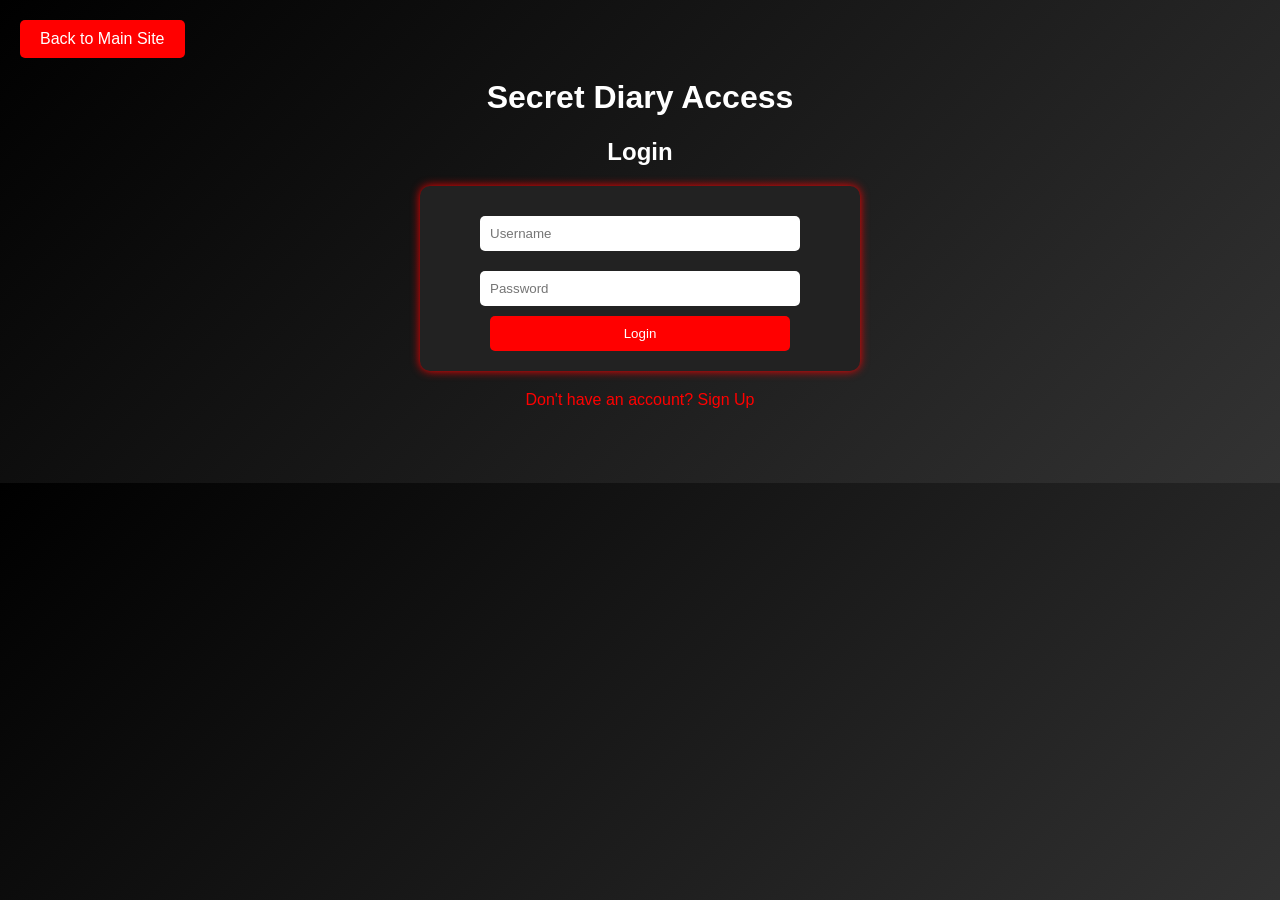
<file: diary_homepage.html>
<!DOCTYPE html>
<html lang="en">
<head>
    <meta charset="UTF-8">
    <meta name="viewport" content="width=device-width, initial-scale=1.0">
    <title>Secret Diary Homepage</title>
    <style>
        body {
            background: #000000;
            font-family: 'Arial', sans-serif;
            color: #ff0000;
            text-align: center;
            padding: 50px;
            position: relative;
        }
        h1 {
            font-size: 3em;
            text-shadow: 0 0 10px #ff0000;
        }
        .choices {
            display: flex;
            justify-content: center;
            gap: 20px;
            flex-wrap: wrap;
        }
        .choice {
            background: #333;
            padding: 20px;
            border-radius: 10px;
            text-decoration: none;
            color: #ff0000;
            font-size: 1.5em;
            transition: background 0.3s;
        }
        .choice:hover {
            background: #555;
        }
        .logout {
            position: fixed;
            top: 20px;
            right: 20px;
            background: #ff0000;
            color: white;
            border: none;
            padding: 10px 20px;
            border-radius: 5px;
            cursor: pointer;
            font-size: 1em;
            transition: all 0.3s;
        }
        .logout:hover {
            background: #cc0000;
            transform: scale(1.05);
        }
    </style>
</head>
<body>
    <button class="logout" onclick="logout()">Logout</button>
    <h1>Welcome to My Secret Diary</h1>
    <p>Logged in as: <span id="user"></span></p>
    <div class="choices">
        <a href="diary_personal.html" class="choice">Personal</a>
        <a href="diary_education.html" class="choice">Education</a>
        <a href="diary_collection.html" class="choice">Collection</a>
        <a href="diary_family.html" class="choice">Family</a>
    </div>

    <script>
        const user = localStorage.getItem('currentUser');
        if (!user) {
            window.location.href = 'login.html';
        }
        document.getElementById('user').textContent = user;

        function logout() {
            localStorage.removeItem('currentUser');
            window.location.href = 'login.html';
        }
    </script>
</body>
</html>
</file>
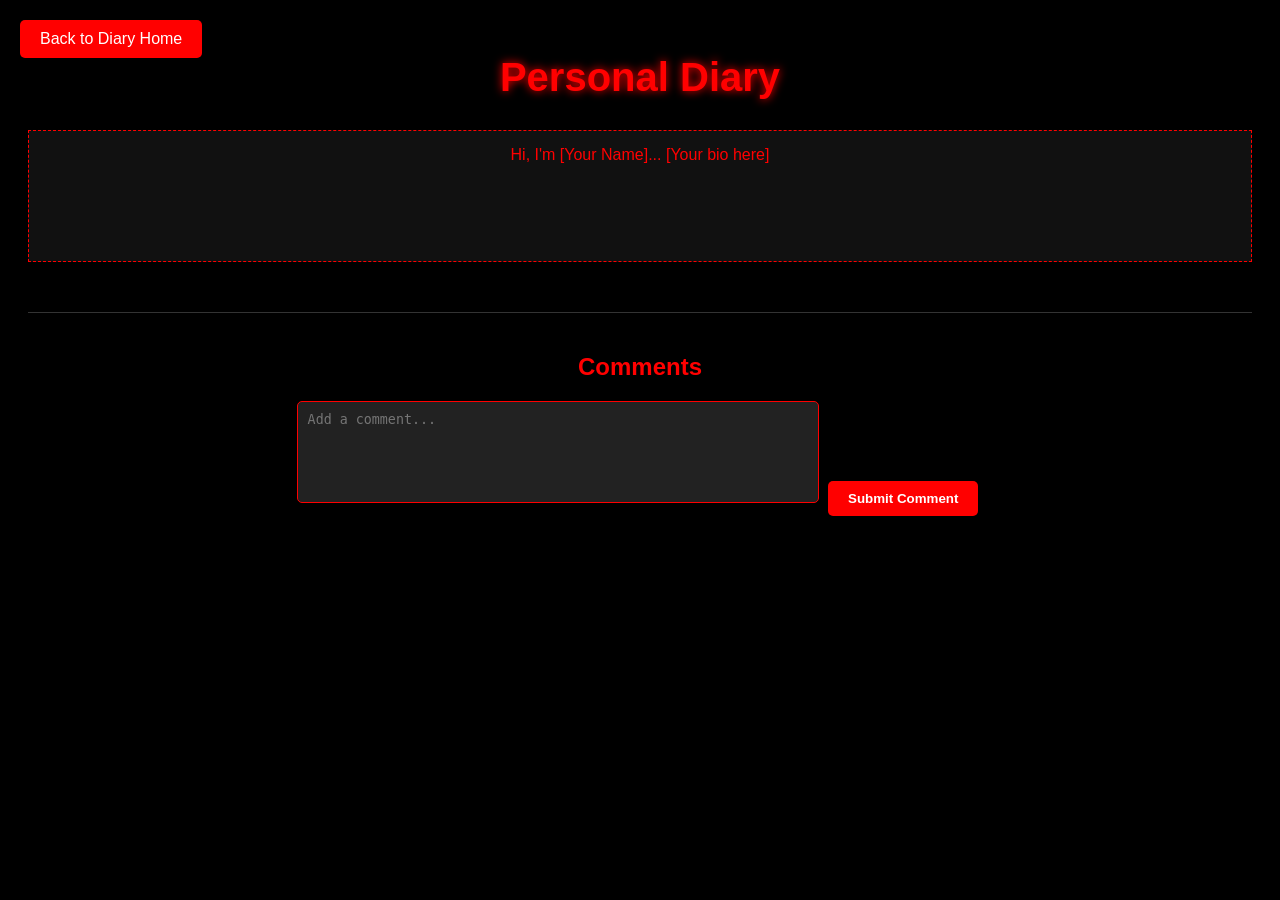
<file: diary_personal.html>
<!DOCTYPE html>
<html lang="en">
<head>
    <meta charset="UTF-8">
    <meta name="viewport" content="width=device-width, initial-scale=1.0">
    <title>Diary - Personal</title>
    <style>
        body {
            background: #000000;
            font-family: 'Arial', sans-serif;
            color: #ff0000;
            text-align: center;
            padding: 20px;
            position: relative;
            overflow-x: hidden;
        }
        .fade-in {
            animation: fadeIn 1s ease-in;
        }
        @keyframes fadeIn {
            from { opacity: 0; transform: translateY(20px); }
            to { opacity: 1; transform: translateY(0); }
        }
        .back-btn {
            position: fixed;
            top: 20px;
            left: 20px;
            background: #ff0000;
            color: white;
            border: none;
            padding: 10px 20px;
            border-radius: 5px;
            cursor: pointer;
            font-size: 1em;
            text-decoration: none;
            transition: all 0.3s;
            z-index: 100;
        }
        .back-btn:hover {
            background: #cc0000;
            transform: scale(1.05);
            box-shadow: 0 0 15px #ff0000;
        }
        h1 {
            font-size: 2.5em;
            text-shadow: 0 0 10px #ff0000;
            margin-bottom: 30px;
        }
        .editable {
            border: 1px dashed #ff0000;
            padding: 15px;
            margin: 10px 0;
            background: #111;
            min-height: 100px;
            transition: all 0.3s;
        }
        .editable:hover {
            background: #222;
            box-shadow: 0 0 10px #ff0000;
        }
        .comment-section {
            margin-top: 50px;
            border-top: 1px solid #333;
            padding-top: 20px;
        }
        textarea {
            width: 100%;
            max-width: 500px;
            height: 80px;
            background: #222;
            color: white;
            border: 1px solid #ff0000;
            padding: 10px;
            border-radius: 5px;
            resize: none;
        }
        button {
            background: #ff0000;
            color: white;
            border: none;
            padding: 10px 20px;
            cursor: pointer;
            margin: 10px 5px;
            border-radius: 5px;
            font-weight: bold;
            transition: all 0.3s;
        }
        button:hover {
            background: #cc0000;
            box-shadow: 0 0 10px #ff0000;
        }
        .comments {
            margin-top: 20px;
            text-align: left;
            max-width: 600px;
            margin: 0 auto;
        }
        .comment {
            background: #222;
            padding: 15px;
            margin: 10px 0;
            border-radius: 8px;
            display: flex;
            justify-content: space-between;
            align-items: center;
            border-left: 3px solid #ff0000;
        }
        .comment-content {
            flex: 1;
        }
        .comment-actions {
            display: flex;
            gap: 5px;
        }
    </style>
</head>
<body>
    <a href="diary_homepage.html" class="back-btn">Back to Diary Home</a>
    <h1 class="fade-in">Personal Diary</h1>
    
    <div id="content" class="fade-in">
        <p class="editable" contenteditable="false">
            Hi, I'm [Your Name]... [Your bio here]
        </p>
    </div>

    <div class="comment-section fade-in">
        <h2>Comments</h2>
        <div id="comment-input-section">
            <textarea id="comment-input" placeholder="Add a comment..."></textarea>
            <button onclick="addComment()">Submit Comment</button>
        </div>
        <div id="comments-list" class="comments"></div>
    </div>

    <script>
        const user = localStorage.getItem('currentUser');
        
        // Load saved content - PERSONAL ONLY
        const saved = localStorage.getItem('diary_personal');
        if (saved) {
            document.querySelector('.editable').innerHTML = saved;
        }
        
        // Owner can edit
        if (user === 'magandaako17') {
            document.querySelectorAll('.editable').forEach(el => el.contentEditable = 'true');
            document.querySelectorAll('.editable').forEach(el => {
                el.addEventListener('blur', () => {
                    localStorage.setItem('diary_personal', el.innerHTML);
                });
            });
            document.getElementById('comment-input-section').style.display = 'none';
        }

        // Comments - PERSONAL ONLY
        function addComment() {
            const comment = document.getElementById('comment-input').value;
            if (comment) {
                const comments = JSON.parse(localStorage.getItem('comments_personal')) || [];
                comments.push({ user, comment, date: new Date().toLocaleString(), id: Date.now() });
                localStorage.setItem('comments_personal', JSON.stringify(comments));
                document.getElementById('comment-input').value = '';
                loadComments();
            }
        }

        function loadComments() {
            const comments = JSON.parse(localStorage.getItem('comments_personal')) || [];
            const list = document.getElementById('comments-list');
            list.innerHTML = comments.map((c, index) => {
                let actions = '';
                if (user === 'magandaako17' || user === c.user) {
                    actions += `<button onclick="editComment(${index})">Edit</button>`;
                }
                if (user === 'magandaako17') {
                    actions += `<button onclick="deleteComment(${index})">Delete</button>`;
                }
                return `<div class="comment">
                    <div class="comment-content" id="comment-${index}"><strong>${c.user}:</strong> ${c.comment} <small>(${c.date})</small></div>
                    <div class="comment-actions">${actions}</div>
                </div>`;
            }).join('');
        }

        function editComment(index) {
            const commentDiv = document.getElementById(`comment-${index}`);
            const originalText = commentDiv.innerHTML;
            const currentComment = originalText.replace(/<[^>]*>/g, '').split(': ')[1].split(' <small>')[0];
            commentDiv.innerHTML = `<textarea id="edit-${index}" style="width: 100%; height: 60px; background: #333; color: white; border: 1px solid #ff0000;">${currentComment}</textarea><button onclick="saveEdit(${index})">Save</button><button onclick="cancelEdit(${index}, '${originalText.replace(/'/g, "\\'")}')">Cancel</button>`;
        }

        function saveEdit(index) {
            const newComment = document.getElementById(`edit-${index}`).value;
            const comments = JSON.parse(localStorage.getItem('comments_personal')) || [];
            comments[index].comment = newComment;
            localStorage.setItem('comments_personal', JSON.stringify(comments));
            loadComments();
        }

        function cancelEdit(index, originalText) {
            document.getElementById(`comment-${index}`).innerHTML = originalText;
        }

        function deleteComment(index) {
            if (confirm('Delete this comment?')) {
                const comments = JSON.parse(localStorage.getItem('comments_personal')) || [];
                comments.splice(index, 1);
                localStorage.setItem('comments_personal', JSON.stringify(comments));
                loadComments();
            }
        }

        loadComments();
    </script>
</body>
</html>
</file>
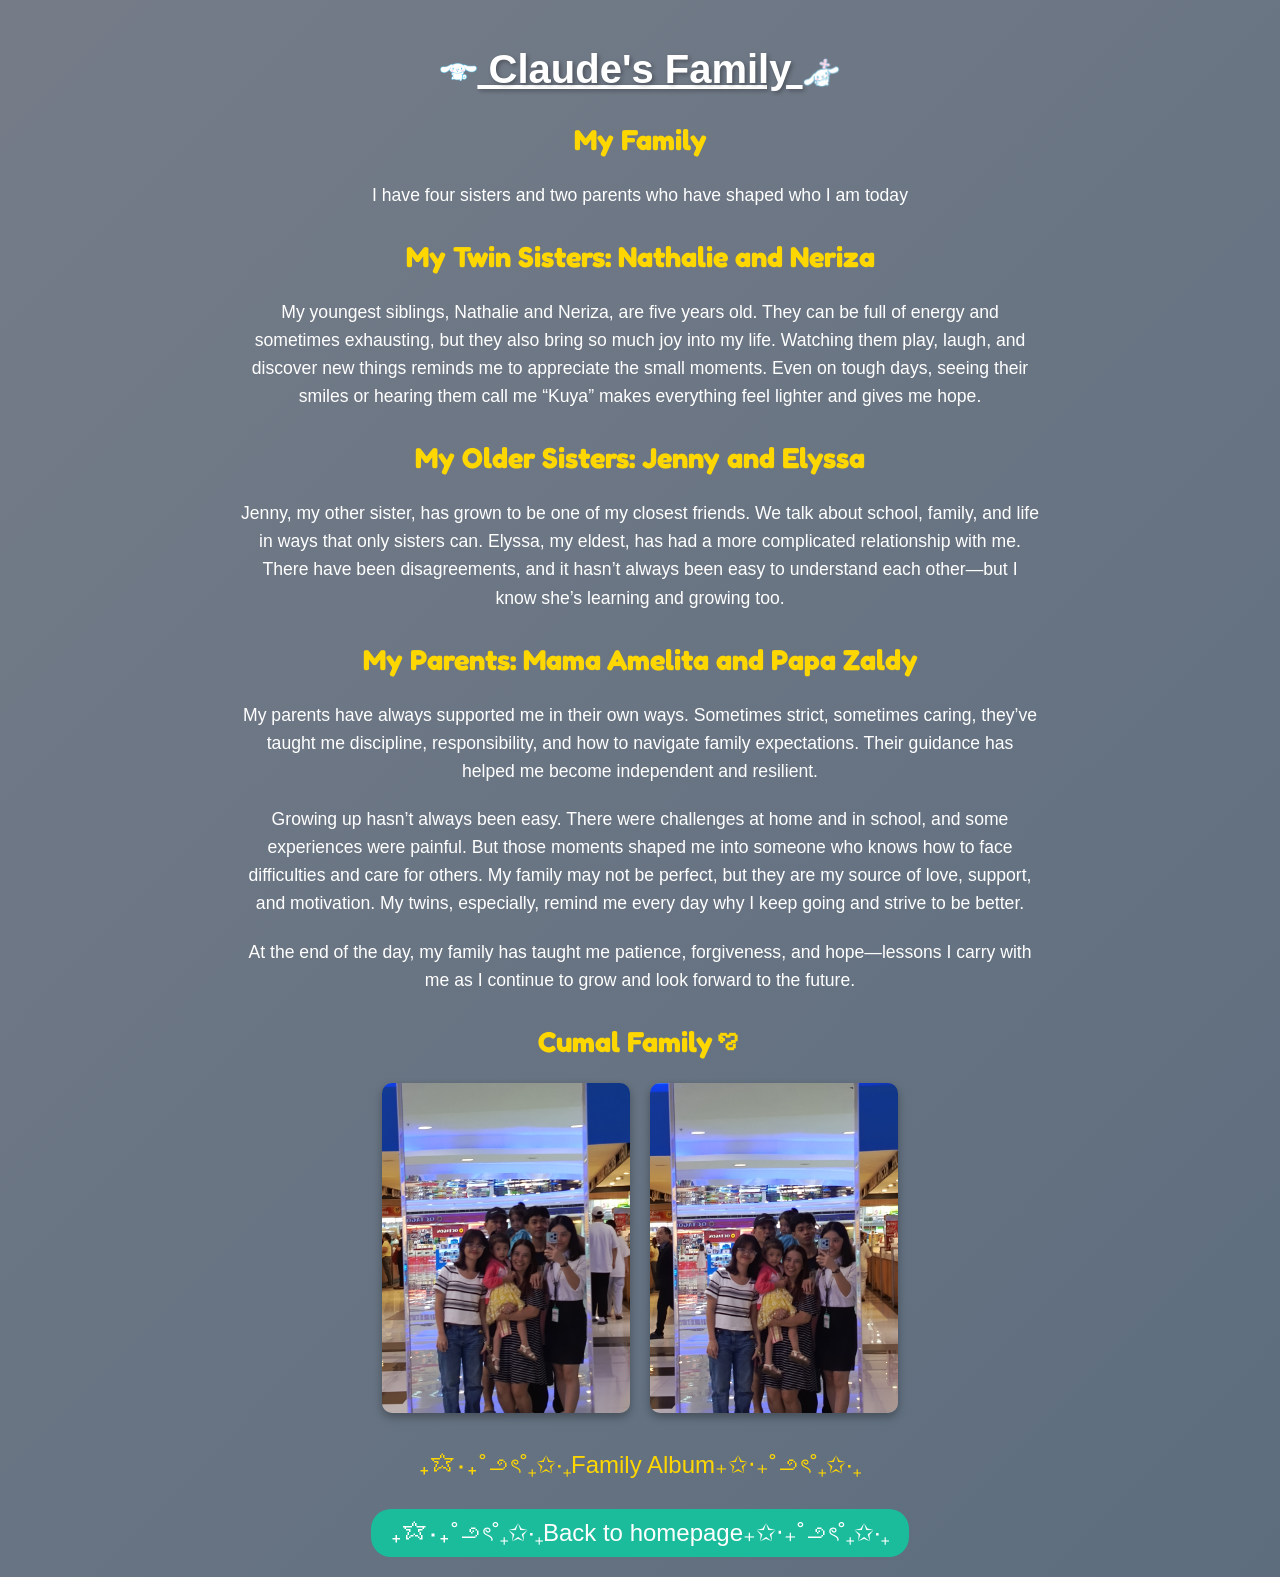
<file: family.html>
<!DOCTYPE html>
<html lang="en">
<head>
    <meta charset="UTF-8">
    <meta name="viewport" content="width=device-width, initial-scale=1.0">
    <meta name="description" content="Claude's Family - stories and memories!">
    <title>Claude's Family</title>
    <link href="https://fonts.googleapis.com/css2?family=Fredoka+One&family=Arial:wght@400&display=swap" rel="stylesheet">
    <style>
        body {
            background: linear-gradient(135deg, #757C88, #5D6D7E);
            font-family: 'Arial', sans-serif;
            margin: 0;
            padding: 20px;
            color: white;
            text-align: center;
            overflow-x: hidden;
            position: relative;
        }
        h1 {
            font-family: 'Bernard MT Condensed', sans-serif;
            font-size: 2.5em;
            margin-bottom: 20px;
            animation: pulse 3s infinite;
            text-shadow: 2px 2px 4px rgba(0, 0, 0, 0.3);
        }
        h2 {
            font-family: 'Fredoka One', cursive;
            font-size: 1.8em;
            margin-top: 30px;
            color: #FFD700;
        }
        img {
            width: 3%;
            height: 3%;
            vertical-align: middle;
            transition: transform 0.3s ease;
            cursor: pointer;
        }
        img:hover {
            transform: scale(1.2) rotate(10deg);
        }
        p {
            max-width: 800px;
            margin: 20px auto;
            line-height: 1.6;
            animation: fadeIn 2s ease-in;
            font-size: 1.1em;
        }
        .gallery {
            display: flex;
            justify-content: center;
            gap: 20px;
            margin: 20px 0;
            flex-wrap: wrap;
        }
        .gallery img {
            width: 20%;
            height: auto;
            border-radius: 10px;
            box-shadow: 0 4px 8px rgba(0, 0, 0, 0.3);
            transition: transform 0.3s ease;
            cursor: pointer;
        }
        .gallery img:hover {
            transform: scale(1.05); /* No jumping, just scale */
        }
        .lightbox {
            display: none;
            position: fixed;
            top: 0;
            left: 0;
            width: 100%;
            height: 100%;
            background: rgba(0, 0, 0, 0.8);
            justify-content: center;
            align-items: center;
            z-index: 1000;
        }
        .lightbox img {
            max-width: 80%;
            max-height: 80%;
            border-radius: 10px;
        }
        .close {
            position: absolute;
            top: 20px;
            right: 20px;
            color: white;
            font-size: 2em;
            cursor: pointer;
        }
        a {
            color: #FFD700;
            text-decoration: none;
            font-size: 1.5em;
            transition: color 0.3s ease;
        }
        a:hover {
            color: #FFA500;
        }
        .back-btn {
            margin-top: 30px;
            display: inline-block;
            background-color: #1ABC9C;
            color: white;
            padding: 10px 20px;
            border-radius: 20px;
            transition: all 0.3s ease;
        }
        .back-btn:hover {
            background-color: #16A085;
            transform: scale(1.05);
        }
        #stars {
            position: fixed;
            top: 0;
            left: 0;
            width: 100%;
            height: 100%;
            pointer-events: none;
            z-index: 0;
        }
        .star {
            position: absolute;
            font-size: 1.5em;
            color: rgba(255, 255, 255, 0.5);
            animation: twinkle 4s infinite;
        }
        @keyframes fadeIn {
            from { opacity: 0; transform: translateY(20px); }
            to { opacity: 1; transform: translateY(0); }
        }
        @keyframes pulse {
            0%, 100% { transform: scale(1); }
            50% { transform: scale(1.05); }
        }
        @keyframes twinkle {
            0%, 100% { opacity: 0.5; }
            50% { opacity: 1; }
        }
        @media (max-width: 768px) {
            h1 { font-size: 2em; }
            h2 { font-size: 1.5em; }
            p { font-size: 1em; }
            .gallery img { width: 45%; }
        }
    </style>
</head>
<body>
    <h1><u><b><img src="baby\baby3.png"> Claude's Family <img src="baby\baby4.png"></u></b></h1>
    
    <h2>My Family</h2>
    <p>I have four sisters and two parents who have shaped who I am today</p>
    
    <h2>My Twin Sisters: Nathalie and Neriza</h2>
    <p>My youngest siblings, Nathalie and Neriza, are five years old. They can be full of energy and sometimes exhausting, but they also bring so much joy into my life. 
    Watching them play, laugh, and discover new things reminds me to appreciate the small moments. 
    Even on tough days, seeing their smiles or hearing them call me “Kuya” makes everything feel lighter and gives me hope.</p>
    
    <h2>My Older Sisters: Jenny and Elyssa</h2>
    <p>Jenny, my other sister, has grown to be one of my closest friends. We talk about school, family, and life in ways that only sisters can. 
    Elyssa, my eldest, has had a more complicated relationship with me. There have been disagreements, and it hasn’t always been easy to understand each other—but I know she’s learning and growing too.</p>
    
    <h2>My Parents: Mama Amelita and Papa Zaldy</h2>
    <p>My parents have always supported me in their own ways. Sometimes strict, sometimes caring, they’ve taught me discipline, responsibility, and how to navigate family expectations. 
    Their guidance has helped me become independent and resilient.</p>
    
    <p>Growing up hasn’t always been easy. There were challenges at home and in school, and some experiences were painful. 
    But those moments shaped me into someone who knows how to face difficulties and care for others. 
    My family may not be perfect, but they are my source of love, support, and motivation. My twins, especially, remind me every day why I keep going and strive to be better.</p>
    
    <p>At the end of the day, my family has taught me patience, forgiveness, and hope—lessons I carry with me as I continue to grow and look forward to the future.</p>
    
    <h2>Cumal Familyꨄ︎</h2>
    <div class="gallery">
        <img src="family\1.jpg">
        <img src="family\2.jpg">
    </div>
    
    <br><a href="family_album.html">₊✩‧₊˚౨ৎ˚₊✩‧₊Family Album₊✩‧₊˚౨ৎ˚₊✩‧₊</a>
    <br><a href="index.html" class="back-btn">₊✩‧₊˚౨ৎ˚₊✩‧₊Back to homepage₊✩‧₊˚౨ৎ˚₊✩‧₊</a>
    
    <div id="stars"></div>
    
    <script>
        const galleryImgs = document.querySelectorAll('.gallery img');
        const lightbox = document.getElementById('lightbox');
        const lightboxImg = document.getElementById('lightbox-img');
        
        galleryImgs.forEach(img => {
            img.addEventListener('click', () => {
                lightbox.style.display = 'flex';
                lightboxImg.src = img.src;
                lightboxImg.alt = img.alt;
            });
        });
        
        function closeLightbox() {
            lightbox.style.display = 'none';
        }
        
        lightbox.addEventListener('click', (e) => {
            if (e.target === lightbox) {
                closeLightbox();
            }
        });
        
        const starsContainer = document.getElementById('stars');
        for (let i = 0; i < 50; i++) {
            const star = document.createElement('div');
            star.className = 'star';
            star.textContent = '✨';
            star.style.left = Math.random() * 100 + '%';
            star.style.top = Math.random() * 100 + '%';
            star.style.animationDelay = Math.random() * 4 + 's';
            starsContainer.appendChild(star);
        }
    </script>
</body>

</html>
</file>
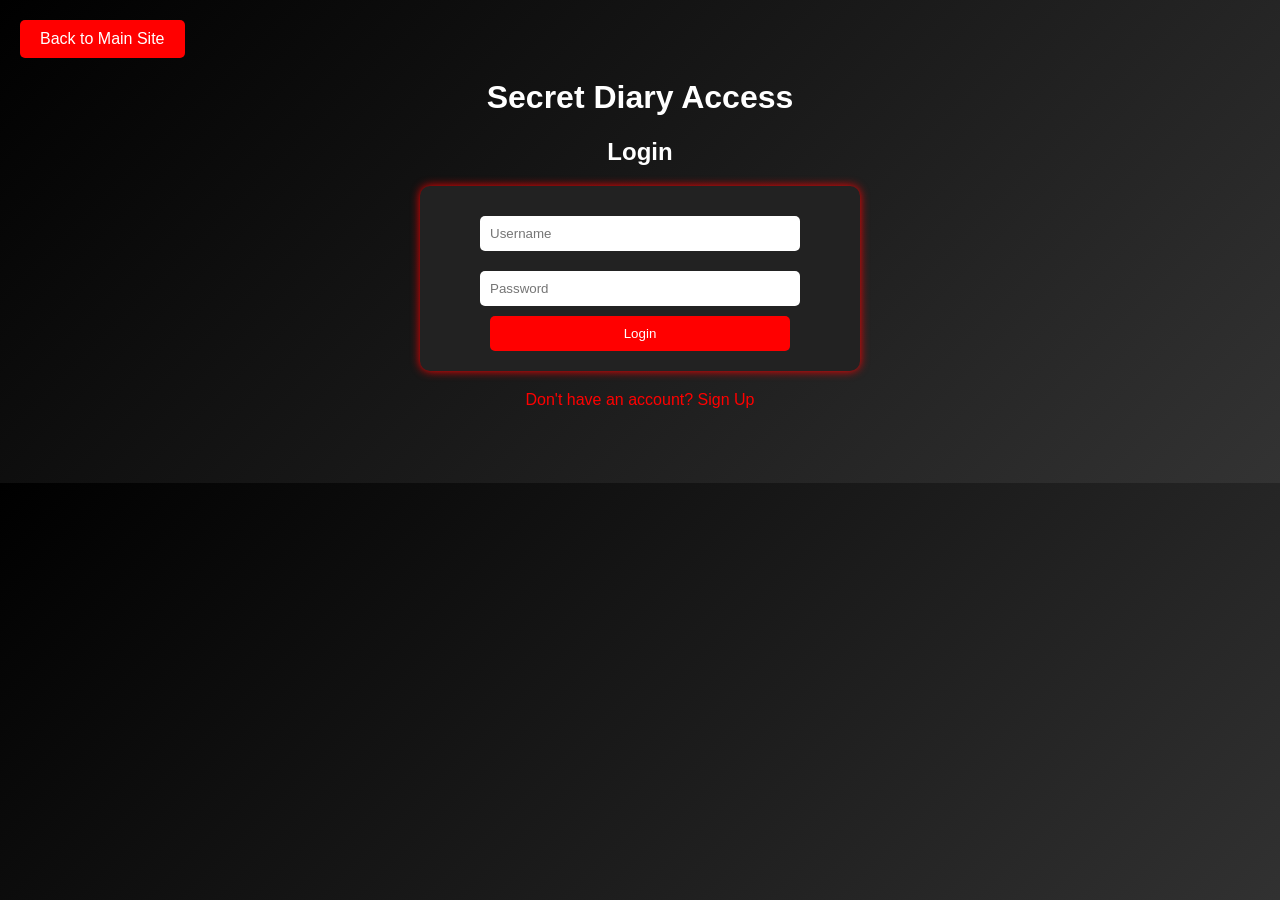
<file: login.html>
<!DOCTYPE html>
<html lang="en">
<head>
    <meta charset="UTF-8">
    <meta name="viewport" content="width=device-width, initial-scale=1.0">
    <title>Secret Diary Login</title>
    <style>
        body {
            background: linear-gradient(135deg, #000000, #333333);
            font-family: 'Arial', sans-serif;
            color: white;
            text-align: center;
            padding: 50px;
            position: relative;
        }
        .back-btn {
            position: fixed;
            top: 20px;
            left: 20px;
            background: #ff0000;
            color: white;
            border: none;
            padding: 10px 20px;
            border-radius: 5px;
            cursor: pointer;
            font-size: 1em;
            text-decoration: none;
            transition: all 0.3s;
        }
        .back-btn:hover {
            background: #cc0000;
            transform: scale(1.05);
        }
        form {
            max-width: 400px;
            margin: 0 auto;
            background: #222;
            padding: 20px;
            border-radius: 10px;
            box-shadow: 0 0 10px #ff0000;
            display: flex;
            flex-direction: column;
            align-items: center;
        }
        input {
            width: 100%;
            max-width: 300px;
            padding: 10px;
            margin: 10px 0;
            border: none;
            border-radius: 5px;
        }
        button {
            background: #ff0000;
            color: white;
            padding: 10px;
            border: none;
            border-radius: 5px;
            cursor: pointer;
            width: 100%;
            max-width: 300px;
        }
        button:hover {
            background: #cc0000;
        }
        .toggle {
            margin-top: 20px;
            cursor: pointer;
            color: #ff0000;
            text-align: center;
        }
    </style>
</head>
<body>
    <a href="index.html" class="back-btn">Back to Main Site</a>
    <h1>Secret Diary Access</h1>
    <div id="login-form">
        <h2>Login</h2>
        <form id="login">
            <input type="text" id="login-username" placeholder="Username" required>
            <input type="password" id="login-password" placeholder="Password" required>
            <button type="submit">Login</button>
        </form>
        <p class="toggle" onclick="showSignUp()">Don't have an account? Sign Up</p>
    </div>
    <div id="signup-form" style="display: none;">
        <h2>Sign Up</h2>
        <form id="signup">
            <input type="text" id="signup-username" placeholder="Username" required>
            <input type="password" id="signup-password" placeholder="Password" required>
            <button type="submit">Sign Up</button>
        </form>
        <p class="toggle" onclick="showLogin()">Already have an account? Login</p>
    </div>

    <script>
        function showSignUp() {
            document.getElementById('login-form').style.display = 'none';
            document.getElementById('signup-form').style.display = 'block';
        }
        function showLogin() {
            document.getElementById('signup-form').style.display = 'none';
            document.getElementById('login-form').style.display = 'block';
        }

        // Sign Up
        document.getElementById('signup').addEventListener('submit', function(e) {
            e.preventDefault();
            const username = document.getElementById('signup-username').value;
            const password = document.getElementById('signup-password').value;
            const accounts = JSON.parse(localStorage.getItem('diaryAccounts')) || {};
            if (accounts[username]) {
                alert('Username already exists!');
                return;
            }
            // Auto-set password for owner
            if (username === 'magandaako17') {
                accounts[username] = 'kayjameslangkakalampag';
                alert('Owner account created with default password!');
            } else {
                accounts[username] = password;
            }
            localStorage.setItem('diaryAccounts', JSON.stringify(accounts));
            localStorage.setItem('currentUser', username);
            alert('Account created! Logging in...');
            window.location.href = 'diary_homepage.html';
        });

        // Login
        document.getElementById('login').addEventListener('submit', function(e) {
            e.preventDefault();
            const username = document.getElementById('login-username').value;
            const password = document.getElementById('login-password').value;
            const accounts = JSON.parse(localStorage.getItem('diaryAccounts')) || {};
            if (accounts[username] === password) {
                localStorage.setItem('currentUser', username);
                window.location.href = 'diary_homepage.html';
            } else {
                alert('Invalid username or password!');
            }
        });
    </script>
</body>
</html>
</file>
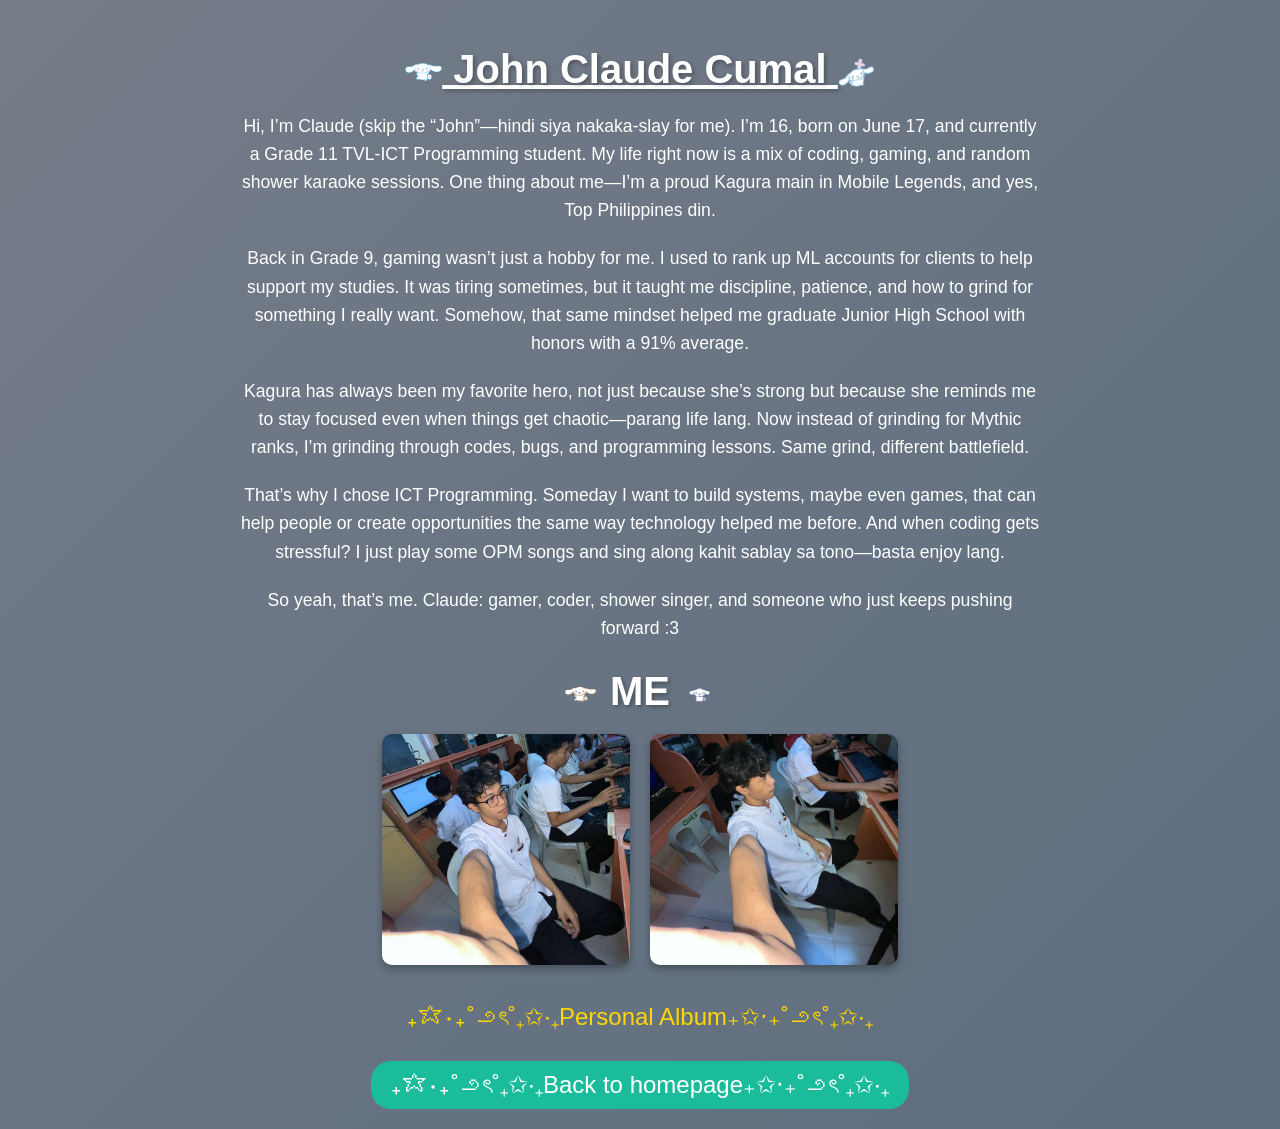
<file: personal.html>
<!DOCTYPE html>
<html lang="en">
<head>
    <meta charset="UTF-8">
    <meta name="viewport" content="width=device-width, initial-scale=1.0">
    <meta name="description" content="Personal page about Claude - gamer, coder, and more!">
    <title>Claude's Personal World</title>
    <link href="https://fonts.googleapis.com/css2?family=Fredoka+One&family=Arial:wght@400&display=swap" rel="stylesheet">
    <style>
        body {
            background: linear-gradient(135deg, #757C88, #5D6D7E); 
            font-family: 'Arial', sans-serif;
            margin: 0;
            padding: 20px;
            color: white;
            text-align: center;
            overflow-x: hidden;
            position: relative;
        }
        h1 {
            font-family: 'Bernard MT Condensed', sans-serif;
            font-size: 2.5em;
            margin-bottom: 20px;
            animation: pulse 3s infinite; 
            text-shadow: 2px 2px 4px rgba(0, 0, 0, 0.3);
        }
        p {
            max-width: 800px;
            margin: 20px auto;
            line-height: 1.6;
            animation: fadeIn 2s ease-in;
            font-size: 1.1em;
        }
        img {
            width: 3%;
            height: 3%;
            vertical-align: middle;
            transition: transform 0.3s ease; 
        }
        img:hover {
            transform: scale(1.2) rotate(10deg);
        }
        .pics {
            display: flex;
            justify-content: center;
            gap: 20px;
            margin: 20px 0;
            flex-wrap: wrap;
        }
        .pics img {
            width: 20%;
            height: auto;
            border-radius: 10px;
            box-shadow: 0 4px 8px rgba(0, 0, 0, 0.3);
            transition: transform 0.3s ease;
        }
        .pics img:hover {
            transform: scale(1.05) translateY(-5px); 
        }
        a {
            color: #FFD700;
            text-decoration: none;
            font-size: 1.5em;
            transition: color 0.3s ease;
        }
        a:hover {
            color: #FFA500; 
        }
        .back-btn {
            margin-top: 30px;
            display: inline-block;
            background-color: #1ABC9C;
            color: white;
            padding: 10px 20px;
            border-radius: 20px;
            transition: all 0.3s ease;
        }
        .back-btn:hover {
            background-color: #16A085;
            transform: scale(1.05);
        }
        @keyframes fadeIn {
            from { opacity: 0; transform: translateY(20px); }
            to { opacity: 1; transform: translateY(0); }
        }
        @keyframes pulse {
            0%, 100% { transform: scale(1); }
            50% { transform: scale(1.05); }
        }
        @media (max-width: 768px) {
            h1 { font-size: 2em; }
            p { font-size: 1em; }
            .pics img { width: 45%; }
        }
    </style>
</head>
<body>
    <h1><u><b><img src="baby/baby3.png" alt="Baby icon"> John Claude Cumal <img src="baby/baby4.png" alt="Baby icon"></u></b></h1>
    
    <p>Hi, I’m Claude (skip the “John”—hindi siya nakaka-slay for me). I’m 16, born on June 17, and currently a Grade 11 TVL-ICT Programming student. 
    My life right now is a mix of coding, gaming, and random shower karaoke sessions. One thing about me—I’m a proud Kagura main in Mobile Legends, and yes, Top Philippines din.</p>
    
    <p>Back in Grade 9, gaming wasn’t just a hobby for me. I used to rank up ML accounts for clients to help support my studies. It was tiring sometimes, but it taught me discipline, patience, and how to grind for something I really want. 
    Somehow, that same mindset helped me graduate Junior High School with honors with a 91% average.</p>
    
    <p>Kagura has always been my favorite hero, not just because she’s strong but because she reminds me to stay focused even when things get chaotic—parang life lang. 
    Now instead of grinding for Mythic ranks, I’m grinding through codes, bugs, and programming lessons. Same grind, different battlefield.</p>

    <p>That’s why I chose ICT Programming. Someday I want to build systems, maybe even games, that can help people or create opportunities the same way technology helped me before. 
    And when coding gets stressful? I just play some OPM songs and sing along kahit sablay sa tono—basta enjoy lang.</p>

    <p>So yeah, that’s me. Claude: gamer, coder, shower singer, and someone who just keeps pushing forward :3</p>
    
    <h1><b><img src="baby\baby1.png" alt="Baby icon"> ME <img src="baby\baby2.png" alt="Baby icon"></b></h1>
    
    <div class="pics">
        <img src="personal2/1.jpeg" alt="Personal pic 1">
        <img src="personal2/2.jpeg" alt="Personal pic 2">
    </div>
    
    <br><a href="personal_album.html">₊✩‧₊˚౨ৎ˚₊✩‧₊Personal Album₊✩‧₊˚౨ৎ˚₊✩‧₊</a>
    <br><a href="index.html" class="back-btn">₊✩‧₊˚౨ৎ˚₊✩‧₊Back to homepage₊✩‧₊˚౨ৎ˚₊✩‧₊</a>
</body>

</html>
</file>
